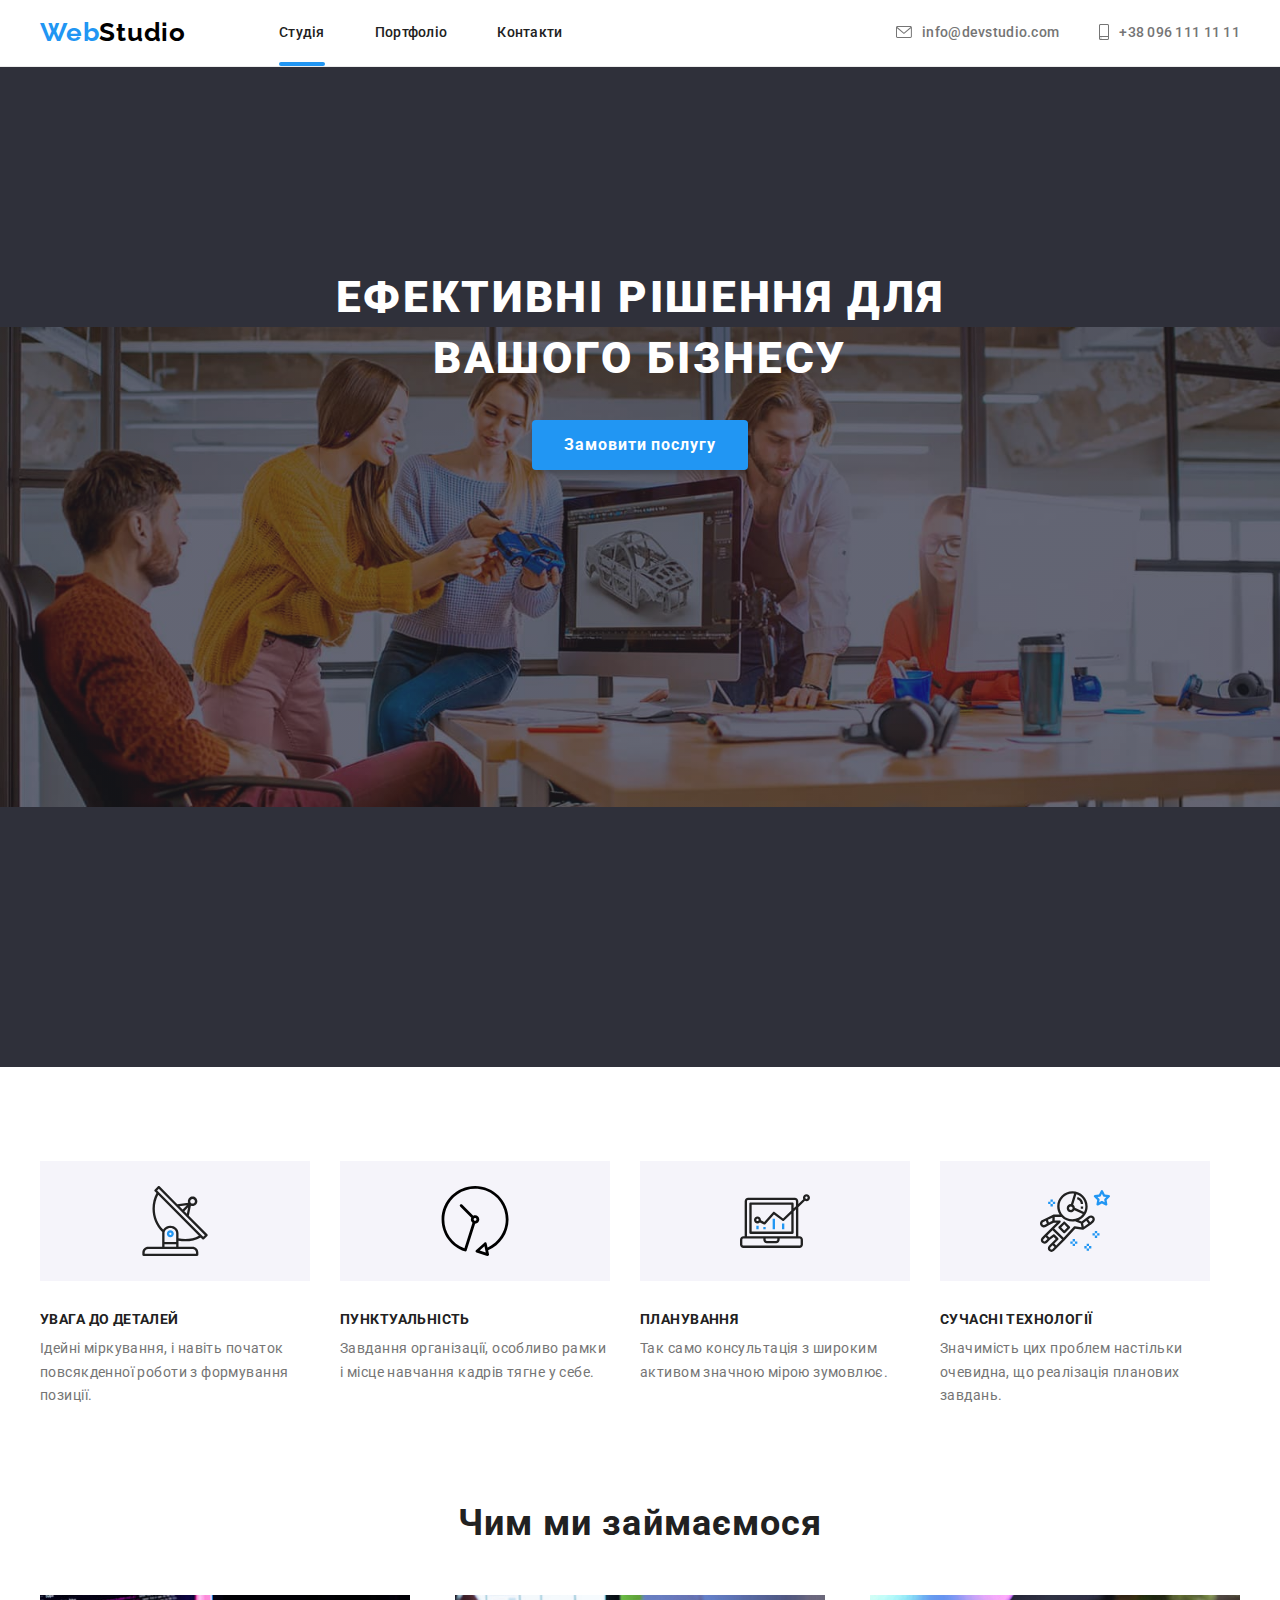
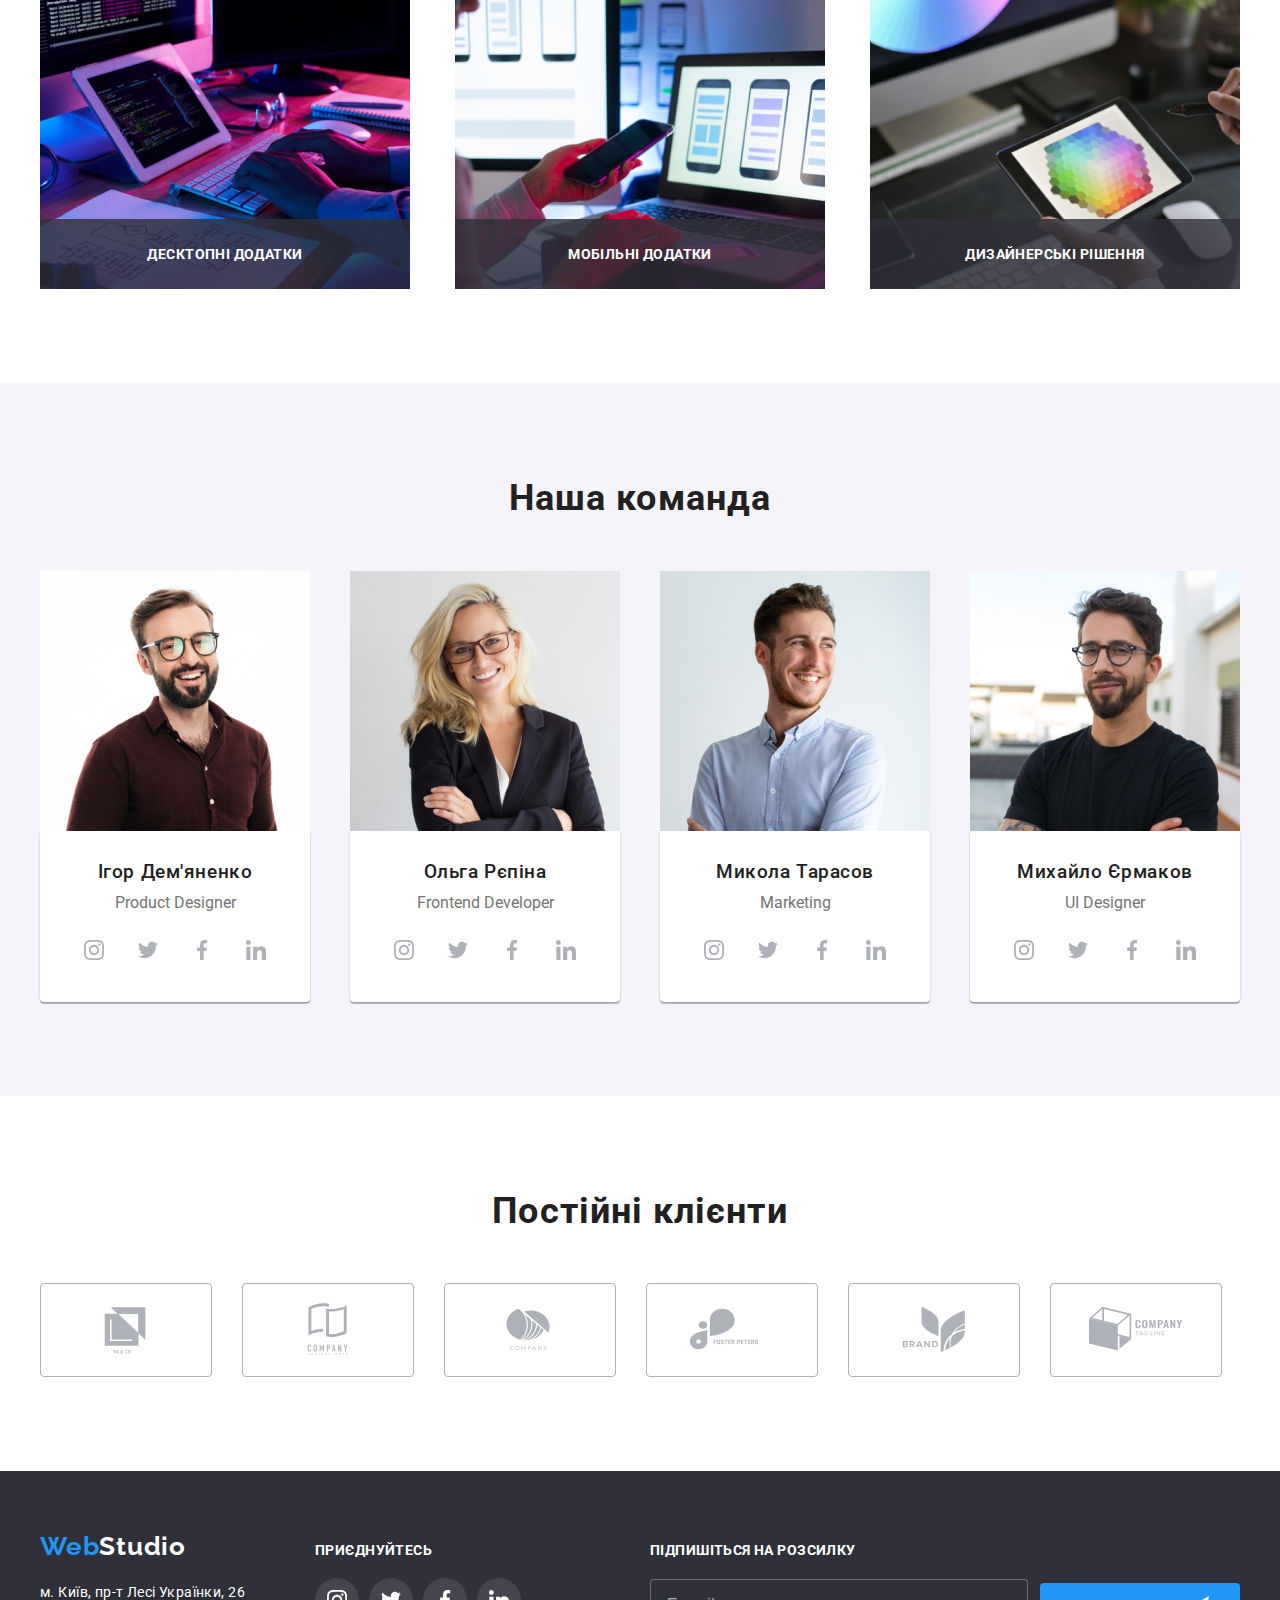
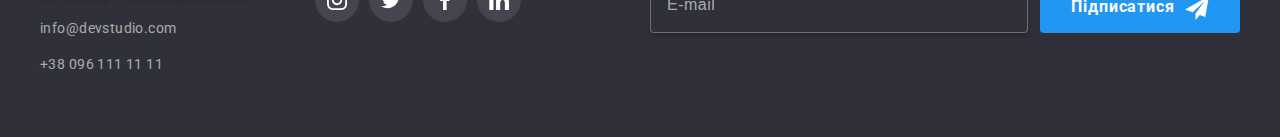
<file: index.html>
<!DOCTYPE html>
<html lang="uk">
<head>
    <meta charset="UTF-8">
    <meta http-equiv="X-UA-Compatible" content="IE=edge">
    <meta name="viewport" content="width=device-width, initial-scale=1.0">
    <link rel="preconnect" href="https://fonts.googleapis.com">
    <link rel="preconnect" href="https://fonts.gstatic.com" crossorigin>
    <link href="https://fonts.googleapis.com/css2?family=Raleway:wght@700&family=Roboto:wght@400;500;700;900&display=swap"rel="stylesheet">
    <link rel="stylesheet" href="https://cdnjs.cloudflare.com/ajax/libs/modern-normalize/1.1.0/modern-normalize.min.css"
        integrity="sha512-wpPYUAdjBVSE4KJnH1VR1HeZfpl1ub8YT/NKx4PuQ5NmX2tKuGu6U/JRp5y+Y8XG2tV+wKQpNHVUX03MfMFn9Q=="
        crossorigin="anonymous" referrerpolicy="no-referrer" />
    <link rel="stylesheet" href="./css/styles.css">
    <title>Document</title>
</head>

<body class="body">

    <!-- Header page-->

<header class="header">

 <div class="container ">

    <div class="header-flexbox">
            <!-- Links -->
            
            <nav class="navigation">
            
                <!-- Logo WebStudio-->
            
                <a href="./index.html" lang="en" class="logo-header link"><span class="web-logo">Web</span>Studio</a>
            
                <ul class="list link-header-list">
                    <li><a class="link homepage" href="./index.html">Студія</a></li>
                    <li><a class="link portfolio-header" href="./portfolio.html">Портфоліо</a></li>
                    <li><a class="link contacts-header-menu" href="#">Контакти</a></li>
                </ul>
            </nav>
            
            <!--Contact information-->
            
            <ul class="list contacts-item">
                <li><a class=" header-mail" href="https://www.info@devstudio.com"><svg class="envelope" width="16" height="12"><use href="./images/sprite.svg#icon-envelope"></use></svg> info@devstudio.com</a></li>
                <li><a class=" header-phone" href="+380961111111"><svg class="smartphone" width="10" height="16">
                    <use href="./images/sprite.svg#icon-smartphone"></use>
                </svg>+38 096 111 11 11</a></li>
            </ul>

    </div>
    
</div>


</header>

    <!-- Main content-->

    <main>

        <!--Hero block-->

       
        <section class="hero-section">

            <div class="container">

                <h1 class="headline">Ефективні рішення для <br /> вашого бізнесу</h1>
                
                <button class="button-hero" type="button" data-modal-open>Замовити послугу</button>
            </div>

        </section>
     
        <!--Our team-->

        <section class="benefits-section">
            
            <div class="container">

                            <h2 class="visually-hidden">Наші переваги</h2>
                            
                            <ul class="list benefits-list">
                                <li class="benefits-list-item">
                                    <div class="benefits-box">
                                        <svg width="70" height="70">
                                            <use href="./images/sprite.svg#icon-antenna"></use>
                                        </svg>
                                    </div>
                                    <h3 class="heading-benefits">увага до деталей</h3>
                                    <p class="benefits-description">Ідейні міркування, і навіть початок повсякденної роботи з формування позиції.
                                    </p>
                                </li>
                                <li class="benefits-list-item">
                                    <div class="benefits-box">
                                        <svg width="70" height="70">
                                            <use href="./images/sprite.svg#icon-Vector"></use>
                                        </svg>
                                    </div>
                                    <h3 class="heading-benefits">пунктуальність</h3>
                                    <p class="benefits-description">Завдання організації, особливо рамки і місце навчання кадрів тягне у себе.</p>
                                </li>
                                <li class="benefits-list-item">
                                    <div class="benefits-box">
                                        <svg width="70" height="70">
                                            <use href="./images/sprite.svg#icon-diagram"></use>
                                        </svg>
                                    </div>
                                    <h3 class="heading-benefits">планування</h3>
                                    <p class="benefits-description">Так само консультація з широким активом значною мірою зумовлює.</p>
                                </li>
                                <li class="benefits-list-item">
                                    <div class="benefits-box" >
                                        <svg width="70" height="70">
                                            <use href="./images/sprite.svg#icon-astronaut"></use>
                                        </svg>
                                    </div>
                                    <!--<svg class="benefits-box">
                                        <use href="./images/sprite.svg#icon-astronaut" class="benefits-item"  width="70" heigt="70"></use>
                                    </svg>-->
                                    <h3 class="heading-benefits">сучасні технології</h3>
                                    <p class="benefits-description">Значимість цих проблем настільки очевидна, що реалізація планових завдань.</p>
                                </li>
                            </ul>

            </div>
            

        </section>

        <!--What we create-->

        <section class="what-we-do-section block">

            <div class="container">

                <h2 class="what-we-do-heading">Чим ми займаємося</h2>
                <ul class="list what-we-do-list">
                    <li> 
                        <div class="what-we-do-card">
                            <a class="link" href="/">
                                <img src="./images/box1.jpg" alt="персональний пк" width="370">
                            </a>
                            <p class="what-we-do-description">десктопні додатки</p>
                        </div>
                        
                    </li>
                    <li>
                        <div class="what-we-do-card">
                            <a class="link" href="/">
                                <img src="./images/img.jpg" alt="смартфон" width="370">
                            </a>
                            <p class="what-we-do-description">мобільні додатки</p>
                        </div>
                    
                    </li>
                    <li>
                        <div class="what-we-do-card">
                            <a class="link" href="/">
                                <img src="./images/img(1).jpg" alt="планшет" width="370">
                            </a>
                            <p class="what-we-do-description">дизайнерські рішення</p>
                        </div>
                    
                    </li>
                </ul>

            </div>
            
        </section>

        <!--Our team-->

        <section class="our-team-section block">

            <div class="container">
                            <h2 class="our-team-heading">Наша команда</h2>
                            <ul class="list team-members">
                                <li>
                                    <img src="./images/team1.jpg" alt="дизайнер" width="270">

                                    <div class="crew">
                                        <h3 class="names">Ігор Дем'яненко</h3>
                                        <p class="position" lang="en">Product Designer</p>

                                        <ul class="list social-list">

                                            <li class="social-item">

                                                <a class="link social-link" href="https://www.google.com.ua/">
                                                    <svg class="logo-media" width="20" height="20">
                                                        <use href="./images/sprite.svg#icon-instagram"></use>
                                                    </svg>
                                                </a>
                                            </li>

                                            <li class="social-item">
                                                <a class="link social-link" href="https://www.google.com.ua/">
                                                    <svg class="logo-media" width="20" height="20">
                                                        <use href="./images/sprite.svg#icon-twitter"></use>
                                                    </svg>
                                                </a>
                                            </li>

                                            <li class="social-item">
                                                <a class="link social-link" href="https://www.google.com.ua/">
                                                    <svg class="logo-media" width="20" height="20">
                                                        <use href="./images/sprite.svg#icon-facebook"></use>
                                                    </svg>
                                                </a>
                                            </li>
                                            <li class="social-item">
                                                <a class="link social-link" href="https://www.google.com.ua/">
                                                    <svg class="logo-media" width="20" height="20">
                                                        <use href="./images/sprite.svg#icon-linkedin"></use>
                                                    </svg>
                                                </a>
                                            </li>
                                        </ul>

                                    </div>

                                </li>
                                <li>
                            
                                    <img src="./images/team2.jpg" alt="фронт-енд розробник" width="270">

                                    <div class="crew">
                                        <h3 class="names">Ольга Рєпіна</h3>
                                        <p class="position" lang="en">Frontend Developer</p>

                                        <ul class="list social-list">
                                        
                                            <li class="social-item">
                                        
                                                <a class="link social-link" href="https://www.google.com.ua/">
                                                    <svg class="logo-media" width="20" height="20">
                                                        <use href="./images/sprite.svg#icon-instagram"></use>
                                                    </svg>
                                                </a>
                                            </li>
                                        
                                            <li class="social-item">
                                                <a class="link social-link" href="https://www.google.com.ua/">
                                                    <svg class="logo-media" width="20" height="20">
                                                        <use href="./images/sprite.svg#icon-twitter"></use>
                                                    </svg>
                                                </a>
                                            </li>
                                        
                                            <li class="social-item">
                                                <a class="link social-link" href="https://www.google.com.ua/">
                                                    <svg class="logo-media" width="20" height="20">
                                                        <use href="./images/sprite.svg#icon-facebook"></use>
                                                    </svg>
                                                </a>
                                            </li>
                                            <li class="social-item">
                                                <a class="link social-link" href="https://www.google.com.ua/">
                                                    <svg class="logo-media" width="20" height="20">
                                                        <use href="./images/sprite.svg#icon-linkedin"></use>
                                                    </svg>
                                                </a>
                                            </li>
                                        </ul>
                                    </div>
                            
                                </li>
                                <li>
                            
                                    <img src="./images/team3.jpg" alt="маркетолог" width="270">

                                    <div class="crew">
                                        <h3 class="names">Микола Тарасов</h3>
                                        <p class="position" lang="en">Marketing</p>

                                        <ul class="list social-list">
                                        
                                            <li class="social-item">
                                        
                                                <a class="link social-link" href="https://www.google.com.ua/">
                                                    <svg class="logo-media" width="20" height="20">
                                                        <use href="./images/sprite.svg#icon-instagram"></use>
                                                    </svg>
                                                </a>
                                            </li>
                                        
                                            <li class="social-item">
                                                <a class="link social-link" href="https://www.google.com.ua/">
                                                    <svg class="logo-media" width="20" height="20">
                                                        <use href="./images/sprite.svg#icon-twitter"></use>
                                                    </svg>
                                                </a>
                                            </li>
                                        
                                            <li class="social-item">
                                                <a class="link social-link" href="https://www.google.com.ua/">
                                                    <svg class="logo-media" width="20" height="20">
                                                        <use href="./images/sprite.svg#icon-facebook"></use>
                                                    </svg>
                                                </a>
                                            </li>
                                            <li class="social-item">
                                                <a class="link social-link" href="https://www.google.com.ua/">
                                                    <svg class="logo-media" width="20" height="20">
                                                        <use href="./images/sprite.svg#icon-linkedin"></use>
                                                    </svg>
                                                </a>
                                            </li>
                                        </ul>
                                    </div>

                                </li>
                                <li>
                            
                                    <img src="./images/team4.jpg" alt="UI дизайнер" width="270">

                                    <div class="crew">
                                        <h3 class="names">Михайло Єрмаков</h3>
                                        <p class="position" lang="en">UI Designer</p>

                                        <ul class="list social-list">
                                        
                                            <li class="social-item">
                                        
                                                <a class="link social-link" href="https://www.google.com.ua/">
                                                    <svg class="logo-media" width="20" height="20">
                                                        <use href="./images/sprite.svg#icon-instagram"></use>
                                                    </svg>
                                                </a>
                                            </li>
                                        
                                            <li class="social-item">
                                                <a class="link social-link" href="https://www.google.com.ua/">
                                                    <svg class="logo-media" width="20" height="20">
                                                        <use href="./images/sprite.svg#icon-twitter"></use>
                                                    </svg>
                                                </a>
                                            </li>
                                        
                                            <li class="social-item">
                                                <a class="link social-link" href="https://www.google.com.ua/">
                                                    <svg class="logo-media" width="20" height="20">
                                                        <use href="./images/sprite.svg#icon-facebook"></use>
                                                    </svg>
                                                </a>
                                            </li>
                                            <li class="social-item">
                                                <a class="link social-link" href="https://www.google.com.ua/">
                                                    <svg class="logo-media" width="20" height="20">
                                                        <use href="./images/sprite.svg#icon-linkedin"></use>
                                                    </svg>
                                                </a>
                                            </li>
                                        </ul>
                                    </div>
                                
                                </li>
                            
                            
                            </ul>
                
            </div>

    
            



        </section>

        <!--Clients-->

        <section class="clients-section block">

            <div class="container">

                <h2 class="our-clients-heading">Постійні клієнти</h2>

            <ul class="list clients-list">

                <li class="clients-item">
                    <a class="link clients-link" href="https://www.google.com.ua/">
                        <svg class="logo-clients" width="106" height="60">
                        <use href="./images/sprite.svg#icon-Logo1"></use>
                    </svg>
                </a> 
                </li>

                <li class="clients-item">
                    <a class="link clients-link" href="https://www.google.com.ua/">
                        <svg class="logo-clients" width="106" height="60">
                            <use href="./images/sprite.svg#icon-Logo2"></use>
                        </svg>
                    </a>
                </li>

                <li class="clients-item">
                    <a class="link clients-link" href="https://www.google.com.ua/">
                        <svg class="logo-clients" width="106" height="60">
                            <use href="./images/sprite.svg#icon-Logo3"></use>
                        </svg>
                    </a>
                </li>

                <li class="clients-item">
                    <a class="link clients-link" href="https://www.google.com.ua/">
                        <svg class="logo-clients" width="106" height="60">
                            <use href="./images/sprite.svg#icon-Logo4"></use>
                        </svg>
                    </a>
                </li>

                <li class="clients-item">
                    <a class="link clients-link" href="https://www.google.com.ua/">
                        <svg class="logo-clients" width="106" height="60">
                            <use href="./images/sprite.svg#icon-Logo5"></use>
                        </svg>
                    </a>
                </li>

                <li class="clients-item">
                    <a class="link clients-link" href="https://www.google.com.ua/">
                        <svg class="logo-clients" width="106" height="60">
                            <use href="./images/sprite.svg#icon-Logo6"></use>
                        </svg>
                    </a>
                </li>
            
            </ul>

            </div>
        </section>

    </main>

    <!--Footer pages-->

    <footer class="footer">

    <div class="container footer-flex">
        <div class="footer-box">
                 <div>
                <!--Logo-->
                <a href="./index.html" lang="en" class="link logo-footer"><span class="web-logo">Web</span>Studio</a>
                
                <address>
                    <ul class="list address-list-footer">
                
                        <li class="source"><a class="link map-address" href="https://goo.gl/maps/CPtrU1FHBa2aNyZL9" target="_blank"
                                rel="noopener noreferrer nofollow">м.
                                Київ, пр-т Лесі Українки, 26</a>
                        </li>
                        <li class="source">
                            <a class="link contacts-footer" href="https://www.info@devstudio.com">info@devstudio.com</a>
                        </li>
                        <li>
                            <a class="link contacts-footer" href="+38096-111-1111">+38 096 111 11 11</a>
                        </li>
                
                    </ul>
                
                </address>
                </div>
            
                <div>

                <h3 class="footer-header">приєднуйтесь</h3>
                
                
                <ul class="list social-list">
                
                    <li class="social-item">
                
                        <a class="link social-link-footer" href="https://www.google.com.ua/">
                            <svg class="logo-media" width="20" height="20">
                                <use href="./images/sprite.svg#icon-instagram"></use>
                            </svg>
                        </a>
                    </li>
                
                    <li class="social-item">
                        <a class="link social-link-footer" href="https://www.google.com.ua/">
                            <svg class="logo-media" width="20" height="20">
                                <use href="./images/sprite.svg#icon-twitter"></use>
                            </svg>
                        </a>
                    </li>
                
                    <li class="social-item">
                        <a class="link social-link-footer" href="https://www.google.com.ua/">
                            <svg class="logo-media" width="20" height="20">
                                <use href="./images/sprite.svg#icon-facebook"></use>
                            </svg>
                        </a>
                    </li>
                    <li class="social-item">
                        <a class="link social-link-footer" href="https://www.google.com.ua/">
                            <svg class="logo-media" width="20" height="20">
                                <use href="./images/sprite.svg#icon-linkedin"></use>
                            </svg>
                        </a>
                    </li>
                </ul>
                </div>
        </div>

        <form action="" class="form-footer">
            <div class="form-text">
                <label for="sign-in" class="footer-label">підпишіться на розсилку</label>
                <input type="email" name="email" id="sign-in" placeholder="E-mail" class="input-sign-in">
            </div>

            <button type="submit" class="form-button">Підписатися
                     <svg width="24" height="24" class="sign-in-icon">
                    <use href="./images/sprite.svg#icon-sign-in-plane"></use>
                    </svg>
            </button>

        </form>

    
    </div>

        


    </footer>

    <!--Modal window-->

    <div class="backdrop is-hidden" data-modal>
        <div class="modal-window">
            <button data-modal-close class="modal-close-button"><svg class="close-logo" width="11" height="11">
                <use href="./images/sprite.svg#icon-close-button"></use>
            </svg></button>

            <div class="modal-flex">

                <h2 class="modal-heading">Залиште свої дані, ми вам передзвонимо</h2>

                <form action="" autocomplete="on" class="modal-form">

                    
                        <label for="name" class="modal-label">Ім'я</label>
                        <div class="field-modal">
                            <input type="text" id="name" name="name" class="modal-input">
                             <svg class="modal-icon" width="18px" height="18px">
                            <use href="./images/sprite.svg#icon-name"></use></svg>
                        </div>
                    
                        <label for="phone" class="modal-label">Телефон</label>
                        <div class="field-modal">
                            <input type="tel" id="phone" name="phine-number" class="modal-input">
                            <svg class="modal-icon" width="18px" height="18px">
                            <use href="./images/sprite.svg#icon-modal-phone"></use></svg>

                        </div>
                    
                        <label for="email" class="modal-label">Пошта</label>
                        <div class="field-modal">
                            <input type="email" id="email" name="e-mail" class="modal-input">
                            <svg class="modal-icon" width="18px" height="18px">
                            <use href="./images/sprite.svg#icon-modal-letter"></use></svg>

                        </div>
                        
                        <label for="comment" class="textarea-label">Коментар</label>
                        <textarea name="comments" id="comment" rows="10" placeholder="Введіть текст"class="modal-comment"></textarea>
                    
                    
                    
                        <label class="policy-description" for="checkbox">
                            <input type="checkbox" name="policy" class="checkbox" id="checkbox">
                            <span class="custom-checkbox"></span>
                            <p>Погоджуюся з розсилкою та приймаю <a class="contract" href="#">Умови договору</a></p>
                            
                        </label>
                
                    <button type="submit" class="form-button modal-button">Відправити</button>
                </form>

            </div>

        </div>
    </div>

    <!--Scripts-->

    <script src="./js/modal.js"></script>

</body>

</html>
</file>
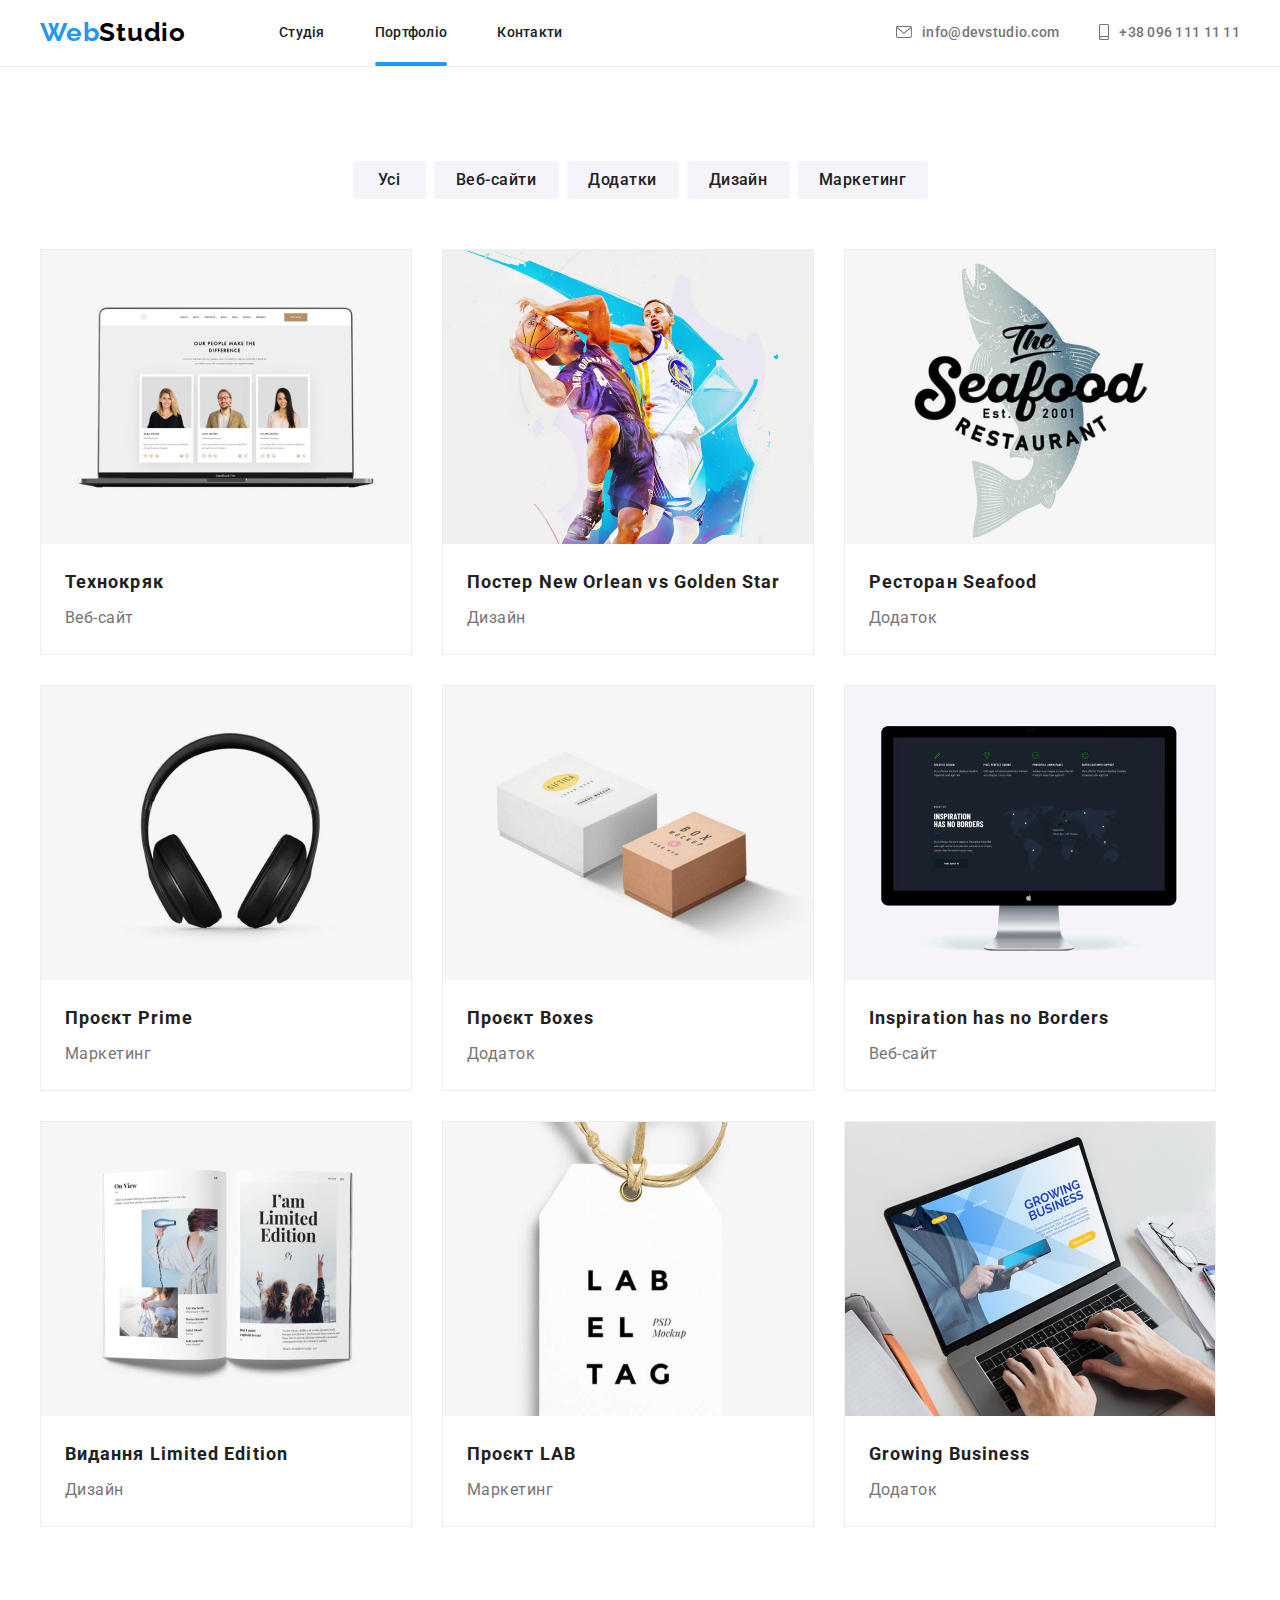
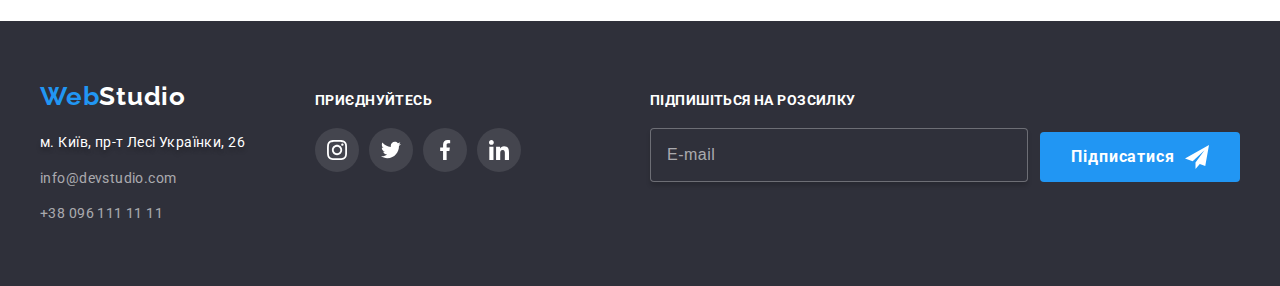
<file: portfolio.html>
<!DOCTYPE html>
<html lang="en">
<head>
    <meta charset="UTF-8">
    <meta http-equiv="X-UA-Compatible" content="IE=edge">
    <meta name="viewport" content="width=device-width, initial-scale=1.0">
    <link rel="preconnect" href="https://fonts.googleapis.com">
    <link rel="preconnect" href="https://fonts.gstatic.com" crossorigin>
    <link href="https://fonts.googleapis.com/css2?family=Raleway:wght@700&family=Roboto:wght@400;500;700;900&display=swap" rel="stylesheet">
    <link rel="stylesheet" href="https://cdnjs.cloudflare.com/ajax/libs/modern-normalize/1.1.0/modern-normalize.min.css"
        integrity="sha512-wpPYUAdjBVSE4KJnH1VR1HeZfpl1ub8YT/NKx4PuQ5NmX2tKuGu6U/JRp5y+Y8XG2tV+wKQpNHVUX03MfMFn9Q=="
        crossorigin="anonymous" referrerpolicy="no-referrer" />
    <link rel="stylesheet" href="./css/styles.css">
    <title>Document</title>
</head>
<body class="body portfolio-body">

    <!-- Header page-->
    
    <header class="header">
    
        <div class="container">
    
        <div class="header-flexbox">
            <!-- Links -->
        
            <nav class="navigation">
        
                <!-- Logo WebStudio-->
        
                <a href="./index.html" lang="en" class="logo-header link"><span class="web-logo">Web</span>Studio</a>
        
                <ul class="list link-header-list">
                    <li><a class="link main-page" href="./index.html">Студія</a></li>
                    <li><a class="link portfolio-page-menu" href="./portfolio.html">Портфоліо</a></li>
                    <li><a class="link contacts-header-menu" href="#">Контакти</a></li>
                </ul>
            </nav>
        
            <!--Contact information-->
        
            <ul class="list contacts-item">
                <li>
                    <a class=" header-mail" href="https://www.info@devstudio.com">
                        <svg class="envelope" width="16" height="12">
                        <use href="./images/sprite.svg#icon-envelope"></use>
                        </svg> info@devstudio.com
                    </a>
                </li>
                <li>
                    <a class=" header-phone" href="+380961111111">
                        <svg class="smartphone" width="10" height="16">
                        <use href="./images/sprite.svg#icon-smartphone"></use>
                        </svg>+38 096 111 11 11
                    </a>
                </li>
            </ul>
        
        </div>
    
        </div>
    
    </header>

<!-- Main content-->

<main>
 
                    <section class="block">
                        <div class="container">
                            <h1 class="visually-hidden">Портфоліо проектів</h1>
                            
                            
                            <!--Filter buttons-->
                                <ul class="list filter-buttons-list">
                                    <li><button class="filter-buttons all-button" type="button">Усі</button></li>
                                    <li><button class="filter-buttons web-button" type="button">Веб-сайти</button></li>
                                    <li><button class="filter-buttons app-button" type="button">Додатки</button></li>
                                    <li><button class="filter-buttons design-button" type="button">Дизайн</button></li>
                                    <li><button class="filter-buttons marketing-button" type="button">Маркетинг</button></li>
                                
                                </ul>

                            <!-- Portfolio projects-->
                            
                                                            <ul class="list projects-portfolio-list">
                                                            
                                                                <li class="card ">
                                                                    <a class="link  link-card" href="#">
                                                                        <div class="card-box">
                                                                            <img src="./images/images-portfolio/img1.jpg" alt="ноутбук" width="370">
                                                                            <p class="card-description">Ресурс пропонує комплексні пропозиції з різним рівнем функціоналу та сервісів. Все це дозволить відвідувачу отримати
                                                                            вичерпні відомості про компанію чи приватну особу.</p>
                                                                        </div>
                                                                        
                                                            
                                                                        <div class="card-portfolio">
                                                                            <h3 class="portfolio-projects">Технокряк</h3>
                                                                            <p class="description-project">Веб-сайт</p>
                                                                        </div>
                                                            
                                                                    </a>
                                                            
                                                                </li>
                                                            
                                                                <li class="card">
                                                                    <a class="link link-card" href="#">

                                                                        <div class="card-box">
                                                                            <img src="./images/images-portfolio/img2.jpg" alt=" два баскетболісти" width="370">

                                                                            <p class="card-description">Ресурс пропонує комплексні пропозиції з різним рівнем функціоналу та сервісів. Все це
                                                                                дозволить відвідувачу отримати
                                                                                вичерпні відомості про компанію чи приватну особу.</p>
                                                                        </div>
                                                                        
                                                            
                                                                        <div class="card-portfolio">
                                                                            <h3 class="portfolio-projects">Постер New Orlean vs Golden Star</h3>
                                                                            <p class="description-project">Дизайн</p>
                                                                        </div>
                                                            
                                                                    </a>
                                                            
                                                                </li>
                                                            
                                                                <li class="card">
                                                                    <a class="link link-card" href="#">

                                                                        <div class="card-box">
                                                                            <img src="./images/images-portfolio/img3.jpg" alt="логотип ресторану морської кухні" width="370">
                                                                            
                                                                            <p class="card-description">Ресурс пропонує комплексні пропозиції з різним рівнем функціоналу та сервісів. Все це
                                                                                дозволить відвідувачу отримати
                                                                                вичерпні відомості про компанію чи приватну особу.</p>
                                                                        </div>
                                                                       
                                                            
                                                                        <div class="card-portfolio">
                                                                            <h3 class="portfolio-projects">Ресторан Seafood</h3>
                                                                            <p class="description-project">Додаток</p>
                                                                        </div>
                                                            
                                                                    </a>
                                                            
                                                                </li>
                                                            
                                                                <li class="card">
                                                                    <a class="link link-card" href="#">

                                                                        <div class="card-box">
                                                                            <img src="./images/images-portfolio/img4.jpg" alt="навушники" width="370">

                                                                            <p class="card-description">Ресурс пропонує комплексні пропозиції з різним рівнем функціоналу та сервісів. Все це
                                                                                дозволить відвідувачу отримати
                                                                                вичерпні відомості про компанію чи приватну особу.</p>
                                                                        </div>
                                                                        
                                                            
                                                                        <div class="card-portfolio">
                                                                            <h3 class="portfolio-projects">Проєкт Prime</h3>
                                                                            <p class="description-project">Маркетинг</p>
                                                                        </div>
                                                            
                                                                    </a>
                                                            
                                                                </li>
                                                            
                                                                <li class="card">
                                                                    <a class="link link-card" href="#">

                                                                        <div class="card-box">
                                                                            <img src="./images/images-portfolio/img5.jpg" alt="біла та корричнева коробки" width="370">

                                                                        <p class="card-description">Ресурс пропонує комплексні пропозиції з різним рівнем функціоналу та сервісів. Все це
                                                                            дозволить відвідувачу отримати
                                                                            вичерпні відомості про компанію чи приватну особу.</p>
                                                                        </div>
                                                                        
                                                            
                                                                        <div class="card-portfolio">
                                                                            <h3 class="portfolio-projects">Проєкт Boxes</h3>
                                                                            <p class="description-project">Додаток</p>
                                                                        </div>
                                                            
                                                                    </a>
                                                            
                                                                </li>
                                                            
                                                                <li class="card">
                                                                    <a class="link link-card" href="#">

                                                                        <div class="card-box">
                                                                            <img src="./images/images-portfolio/img6.jpg" alt="персональний компьютер" width="370">

                                                                            <p class="card-description">Ресурс пропонує комплексні пропозиції з різним рівнем функціоналу та сервісів. Все це
                                                                                дозволить відвідувачу отримати
                                                                                вичерпні відомості про компанію чи приватну особу.</p>
                                                                        </div>
                                                                        
                                                            
                                                                        <div class="card-portfolio">
                                                                            <h3 class="portfolio-projects">Inspiration has no Borders</h3>
                                                                            <p class="description-project">Веб-сайт</p>
                                                                        </div>
                                                            
                                                                    </a>
                                                            
                                                                </li>
                                                            
                                                                <li class="card">
                                                                    <a class="link link-card" href="#">

                                                                        <div class="card-box">
                                                                            <img src="./images/images-portfolio/img7.jpg" alt="відкрита книга" width="370">

                                                                            <p class="card-description">Ресурс пропонує комплексні пропозиції з різним рівнем функціоналу та сервісів. Все це
                                                                                дозволить відвідувачу отримати
                                                                                вичерпні відомості про компанію чи приватну особу.</p>
                                                                        </div>
                                                                        
                                                            
                                                                        <div class="card-portfolio">
                                                                            <h3 class="portfolio-projects">Видання Limited Edition</h3>
                                                                            <p class="description-project">Дизайн</p>
                                                                        </div>
                                                            
                                                                    </a>
                                                            
                                                                </li>
                                                            
                                                                <li class="card">
                                                                    <a class="link link-card" href="#">

                                                                        <div class="card-box">
                                                                            <img src="./images/images-portfolio/img8.jpg" alt="етикетка" width="370">

                                                                            <p class="card-description">Ресурс пропонує комплексні пропозиції з різним рівнем функціоналу та сервісів. Все це
                                                                                дозволить відвідувачу отримати
                                                                                вичерпні відомості про компанію чи приватну особу.</p>
                                                                        </div>
                                                                       
                                                            
                                                                        <div class="card-portfolio">
                                                                            <h3 class="portfolio-projects">Проєкт LAB</h3>
                                                                            <p class="description-project">Маркетинг</p>
                                                                        </div>
                                                            
                                                                    </a>
                                                            
                                                                </li>
                                                            
                                                                <li class="card">
                                                                    <a class="link link-card" href="#">

                                                                        <div class="card-box">
                                                                            <img src="./images/images-portfolio/img9.jpg" alt="друк на клавіатурі" width="370">

                                                                            <p class="card-description">Ресурс пропонує комплексні пропозиції з різним рівнем функціоналу та сервісів. Все це
                                                                                дозволить відвідувачу отримати
                                                                                вичерпні відомості про компанію чи приватну особу.</p>
                                                                        </div>
                                                                       
                                                            
                                                                        <div class="card-portfolio">
                                                                            <h3 class="portfolio-projects">Growing Business</h3>
                                                                            <p class="description-project">Додаток</p>
                                                                        </div>
                                                            
                                                                    </a>
                                                            
                                                                </li>
                                                            
                                                            </ul>

                            


                        </div>
                        
                    
                    </section>
    
</main>

    <!--Footer pages-->
    
    <footer class="footer">
    
        <div class="container footer-flex">
            <div class="footer-box">
                <div>
                    <!--Logo-->
                    <a href="./index.html" lang="en" class="link logo-footer"><span class="web-logo">Web</span>Studio</a>
    
                    <address>
                        <ul class="list address-list-footer">
    
                            <li class="source"><a class="link map-address" href="https://goo.gl/maps/CPtrU1FHBa2aNyZL9"
                                    target="_blank" rel="noopener noreferrer nofollow">м.
                                    Київ, пр-т Лесі Українки, 26</a>
                            </li>
                            <li class="source">
                                <a class="link contacts-footer" href="https://www.info@devstudio.com">info@devstudio.com</a>
                            </li>
                            <li>
                                <a class="link contacts-footer" href="+38096-111-1111">+38 096 111 11 11</a>
                            </li>
    
                        </ul>
    
                    </address>
                </div>
    
                <div>
    
                    <h3 class="footer-header">приєднуйтесь</h3>
    
    
                    <ul class="list social-list">
    
                        <li class="social-item">
    
                            <a class="link social-link-footer" href="https://www.google.com.ua/">
                                <svg class="logo-media" width="20" height="20">
                                    <use href="./images/sprite.svg#icon-instagram"></use>
                                </svg>
                            </a>
                        </li>
    
                        <li class="social-item">
                            <a class="link social-link-footer" href="https://www.google.com.ua/">
                                <svg class="logo-media" width="20" height="20">
                                    <use href="./images/sprite.svg#icon-twitter"></use>
                                </svg>
                            </a>
                        </li>
    
                        <li class="social-item">
                            <a class="link social-link-footer" href="https://www.google.com.ua/">
                                <svg class="logo-media" width="20" height="20">
                                    <use href="./images/sprite.svg#icon-facebook"></use>
                                </svg>
                            </a>
                        </li>
                        <li class="social-item">
                            <a class="link social-link-footer" href="https://www.google.com.ua/">
                                <svg class="logo-media" width="20" height="20">
                                    <use href="./images/sprite.svg#icon-linkedin"></use>
                                </svg>
                            </a>
                        </li>
                    </ul>
                </div>
            </div>
    
            <form action="" class="form-footer">
                <div class="form-text">
                    <label for="sign-in" class="footer-label">підпишіться на розсилку</label>
                    <input type="email" name="email" id="sign-in" placeholder="E-mail" class="input-sign-in">
                </div>
    
                <button type="submit" class="form-button">Підписатися
                    <svg width="24" height="24" class="sign-in-icon">
                        <use href="./images/sprite.svg#icon-sign-in-plane"></use>
                    </svg>
                </button>
    
            </form>
    
    
        </div>
    
    
    
    
    </footer>

</body>

</html>
</file>
<file: css/styles.css>
:root {
    --background-color-body: #FFFFFF;
    --background-color-second: #2F303A;
    --background-color-our-team-section: #F5F4FA;
    --background-color-hero-button-hover: #188CE8;
    --background-color-hero-button-focus: #188CE8;
    --background-color-hero-button: #2196F3;
    --background-colors-filter-button: #F5F4FA;
    --background-colors-filter-button-hover-focus-active: #2196F3;
    --background-color-benefits-card: #f5f4fa;
    --color-header-border-bottom: #ECECEC;
    --color-portfolio-card-border: #EEEEEE;
    --color-text-button-hero: #FFFFFF;
    --color-text-button-filter: #212121;
    --color-text-button-filter-active: #FFFFFF;
    --color-web-logo: #2196F3;
    --color-logo-header: #000000;
    --color-logo-footer: #FFFFFF;
    --color-shadow-body: 0px 4px 4px rgba(0, 0, 0, 0.25);
    --color-header-menu: #212121;
    --color-header-menu-hover-focus: #2196F3;
    --color-header-mail-hover-focus: #2196F3;
    --color-heading: #212121;
    --color-what-we-do-description: #2f303acc;
    --color-portfolio-card-description: #2196f3e6;
    --color-map-address: #FFFFFF;
    --color-map-address-shadow: #00000040;
    --color-contacts-footer: #ffffff99;
    --color-map-email-phone-hover-focus: #2196f3;
    --color-items: #AFB1B8;
    --color-footer-social: #ffffff1a;
    --main-text-color: #757575;
    --main-text-color-second: #FFFFFF;
    --backdrop: #00000033;
    --close-button-modal: #0000001a;
    --sign-in-button-bg: #2196F3;
    --border-form-footer: #ffffff4d;
    --color-modal-border: #21212133;
    --color-modal-placeholder: #75757580;
    --color-border-form-footer: #ffffff4d;

}

.body,
.portfolio-body {
    font-family: 'Roboto', sans-serif;
    font-size: 16px;

    background-color: var(--background-color-body);
    box-shadow: var(--color-shadow-body);

    color: var(--main-text-color);

    margin: 0 auto;
    

}

.container {
    width: 1200px;

    margin: 0 auto;

    padding-left: 15px;
    padding-right: 15px; 
    
}

.block {
    padding-top: 94px;
    padding-bottom: 94px;

}

.link,
.list  { 
    list-style-type: none;
    text-decoration: none;

    color: inherit;

    margin-top: 0;
    margin-bottom: 0;
    margin-right: 0;
    padding-left: 0;
}

p {
    margin-top: 0;
    margin-bottom: 0;
    margin-right: 0;
}

h1,
h2,
h3  {
margin-top: 0;

color: var(--color-heading);

text-align: center;

}

img {
    display: block;
    max-width: 100%;
    height: auto;
}


:focus-visible {
    outline:none;
}




/*Header*/
/*Logotype WebStudio*/

.header {
    font-weight: 500;
    font-size: 14px;
    letter-spacing: 0.02em;
    line-height: 1.2em;

    background-color: var(--background-color-body);
   
    padding-top: 24px;
    padding-bottom: 25px;
    border-bottom: 1px solid var(--color-header-border-bottom);

}


.header-flexbox,
.navigation,
.link-header-list,
.contacts-item {
    display: flex;
}

.header-flexbox {
   
    justify-content: space-between;
}

.navigation {
    align-items: center;
    gap: 93px;
}

.link-header-list {
    gap: 50px;
}

.contacts-item {
    gap: 40px;
}


.logo-header,.logo-footer:link  {
    font-family: 'Raleway';
    font-weight: 700;
    font-size: 26px;
    letter-spacing: 0.03em;
    
}
.logo-header:link{
    color: var(--color-logo-header);
}

.logo-header:visited
{
  color: var(--color-logo-header);
}

.logo-footer:link {
    color: var(--color-logo-footer);
}

.logo-footer:visited {
    color: var(--color-logo-footer);
}

.web-logo {
    color: var(--color-web-logo);
}

.homepage:hover,
.homepage:focus,
.main-page:hover,
.main-page:focus,
.portfolio-header:hover,
.portfolio-header:focus,
.contacts-header-menu:hover,
.contacts-header-menu:focus {
    color: var(--color-header-menu-hover-focus);

    
}

.portfolio-header, 
.contacts-header-menu,
.homepage,
.main-page,
.portfolio-page-menu {
    color: var(--color-header-menu);

    padding-top:  32px;
    padding-bottom: 26px;

    position: relative;

    transition: color 250ms cubic-bezier(0.4, 0, 0.2, 1);
}

.homepage:visited {
    color: var(--color-header-menu-hover-focus);
}


.homepage::after,
.portfolio-page-menu::after {
    content: "";
    position: absolute;
    bottom: 0px;
    left: 0;
    width: 100%;
    height: 4px;

    background-color: var(--color-header-menu-hover-focus);

    border-radius: 4px;

}

.header-mail,
.header-phone {
    display: flex;
    align-items: center;
    gap: 10px;
   
    color: var(--main-text-color);
    text-decoration: none;

    transition: color 250ms cubic-bezier(0.4, 0, 0.2, 1);

}

.envelope,
.smartphone {
    fill: currentColor;
}

.header-mail:hover,
.header-mail:focus {
    color: var(--color-header-mail-hover-focus);

    text-decoration: underline;
}

.header-phone:hover,
.header-phone:focus {
    color: var(--color-header-mail-hover-focus);
}

.portfolio-page-menu:visited {
    color: var(--color-header-menu-hover-focus)
}

.main-page,
.contacts-header-menu {
    color: var(--color-header-menu);
}

/*main-content index.html*/

.hero-section {

    max-width: 1600px;
    min-height: 600px;
    background-repeat: no-repeat;
    background-position: center;
    background-size: contain;

    background-color: var(--background-color-second);
    background-image: linear-gradient(rgba(47, 48, 58, 0.4),
     rgba(47, 48, 58, 0.4)),
    url("../images/Img-hero-background.jpg");
    

    padding-top: 200px;
    padding-bottom: 200px;
    margin: 0 auto;
}


.headline {
    font-weight: 900;
    font-size: 44px;
    line-height: 1.4em;
    text-align: center;
    letter-spacing: 0.06em;
    text-transform: uppercase;
    
    color: var(--main-text-color-second);

    margin-top: 0;
    margin-bottom: 30px;
   
}

.button-hero {
    width: 216px;
    height: 50px;
    border-radius: 4px;
    
    cursor: pointer;

    font-family: inherit;
    font-weight: 700;
    font-size: 16px;
    line-height: 1.9em;
    letter-spacing: 0.06em;

    background-color: var(--background-color-hero-button);
    border: none;
    color: var(--color-text-button-hero);
    box-shadow: 0px 4px 4px rgba(0, 0, 0, 0.15);

    display: block;
    margin: auto;

    transition: background-color 250ms cubic-bezier(0.4, 0, 0.2, 1);

}

.button-hero:hover {
    background-color: var(--background-color-hero-button-hover);
  
}
.button-hero:focus {
    background-color: var(--background-color-hero-button-focus);
}

.benefits-section {
    background-color: var(--background-color-body);

    padding-top: 94px;
}

.visually-hidden,
.checkbox {
    position: absolute;
    white-space: nowrap;
    width: 1px;
    height: 1px;
    overflow: hidden;
    border: 0;
    padding: 0;
    clip: rect(0 0 0 0);
    clip-path: inset(50%);
    margin: -1px;
}


.benefits-list {
    display: flex;
    gap: 30px;
    
}

.benefits-list-item {
    width: 270px;
    
}

.benefits-box {
    display: flex;
    align-items: center;
    justify-content: center;

    background-color: var(--background-color-benefits-card);

    width: 270px;
    height: 120px;
    margin-bottom: 30px;
    
}

.heading-benefits{

    font-weight: 700;
    font-size: 14px;
    letter-spacing: 0.03em;
    text-transform: uppercase;
    text-align: left;

    margin-bottom: 10px;
}

.benefits-description {
   
    font-size: 14px;
    line-height: 1.7em;
    letter-spacing: 0.03em;
     
}

.what-we-do-section {
    background-color: var(--background-color-body);

}

.what-we-do-heading {
    
    font-weight: 700;
    font-size: 36px;
    letter-spacing: 0.03em;
    line-height: 1.2em;

    color: var(--color-heading);

    margin-bottom: 50px;

}


.what-we-do-list {
    display: flex;
    justify-content: space-between;
    
}


.what-we-do-card {
    position: relative;
}

.what-we-do-description {
    position: absolute;
    bottom: 0;

    background-color: var(--color-what-we-do-description);
    color: var(--background-color-body);

    font-weight: 700;
    font-size: 14px;
    line-height: 1.2em;
    letter-spacing: 0.03em;
    text-align: center;
    text-transform: uppercase;
    
    padding-top: 27px;
    padding-bottom: 27px;
    width: 100%;
    
}

.our-team-section {
    background-color: var(--background-color-our-team-section);
    
}

.our-team-heading {

    font-weight: 700;
    font-size: 36px;
    letter-spacing: 0.03em;
    line-height: 1.2em;

    color: var(--color-heading);

    margin-bottom: 50px;

}

.team-members {
    display: flex;
    justify-content: space-between;
}

.crew {
    padding-top: 30px;
    padding-bottom: 30px;   
    width: 270px;

    background-color: var(--background-color-body);

    border-bottom-left-radius: 4px;
    border-bottom-right-radius: 4px;
    box-shadow: 0px 1px 3px rgba(0, 0, 0, 0.12),
                0px 1px 1px rgba(0, 0, 0, 0.14),
                0px 2px 1px rgba(0, 0, 0, 0.2);
}

.names {
    
    font-weight: 500;
    letter-spacing: 0.03em;
    line-height: 1.2em;

    color: var(--color-heading);

    margin-bottom: 10px;
        
   
}

.position {
    text-align: center;
    margin-bottom: 16px;
}

.social-list {
    display: flex;
    gap: 10px;
    justify-content: center;
}

.social-item {
    width: 44px;
    height: 44px;
    border-radius: 22px;
}

.social-link,
.social-link-footer {
    display: flex;
    align-items: center;
    justify-content: center;

    width: 100%;
    height: 100%;
    border-radius: 50%;

    cursor: pointer;

    color: var(--color-items);

    transition: color 250ms cubic-bezier(0.4, 0, 0.2, 1),
                background-color 250ms cubic-bezier(0.4, 0, 0.2, 1);
}

.logo-media {
    fill: currentColor;
}

.social-link:hover,
.social-link:focus,
.social-link-footer:hover,
.social-link-footer:focus {
    color: var(--background-color-body);
    background-color: var(--background-color-hero-button);

}

.clients-section {
    background-color: var(--background-color-body);
}


.our-clients-heading {
    font-weight: 700;
    font-size: 36px;
    letter-spacing: 0.03em;
    line-height: 1.2em;
    
    color: var(--color-heading);
    
    margin-bottom: 50px;
}

.clients-list {
    display: flex;
    gap: 30px;
}

.clients-item {
    width: 170px;
    height: 92px;

    border: 1px solid var(--color-items);
    border-radius: 4px;
    
}

.clients-link{
    display: flex;
    align-items: center;
    justify-content: center;

    width: 100%;
    height: 100%;

    cursor: pointer;
   
    color: var(--color-items);

    transition: color 250ms cubic-bezier(0.4, 0, 0.2, 1),
                border-color 250ms cubic-bezier(0.4, 0, 0.2, 1);

    
   
}

.logo-clients {
    fill: currentColor;

}

.clients-link:hover,
.clients-link:focus,
.clients-item:hover,
.clients-item:focus {
    color: var(--background-color-hero-button-focus);
    border-color: var(--background-color-hero-button-focus);

}


/*main-content-portfolio.html*/


.filter-buttons-list {
    display: flex;
    gap: 8px;
    align-items: center;
    justify-content: center;

    margin-bottom: 50px;

}


.filter-buttons {
    height: 38px;
    border: none;
    border-radius: 4px;

    cursor: pointer;

    font-family: inherit;
    font-weight: 500;
    font-size: 16px;
    line-height: 1.6em;
    letter-spacing: 0.03em;

    background-color: var(--background-colors-filter-button);
    color: var(--color-text-button-filter);
    
    text-align: center;

    transition: color 250ms cubic-bezier(0.4, 0, 0.2, 1),
                background-color 250ms cubic-bezier(0.4, 0, 0.2, 1),
                box-shadow 250ms cubic-bezier(0.4, 0, 0.2, 1);

}

.filter-buttons:hover,
.filter-buttons:focus {
    background-color: var(--background-colors-filter-button-hover-focus-active);
    color: var(--color-text-button-filter-active);
    border-color: var(--background-colors-filter-button-hover-focus-active);
    box-shadow: 0px 3px 1px rgba(0, 0, 0, 0.1),
                0px 1px 2px rgba(0, 0, 0, 0.08),
                0px 2px 2px rgba(0, 0, 0, 0.12);

   
}

.all-button {
    width: 73px; 
}

.web-button {
    width: 125px;
}

.app-button {
    width: 112px; 
}

.design-button {
    width: 103px;
}

.marketing-button {
    width: 130px;

}


.projects-portfolio-list {
    display: flex;
    flex-wrap: wrap;
    gap: 30px;

}


.card-portfolio {
    padding: 20px 24px;
    
}


.card {
    width: 370px;
    height: 404px;
    border: 1px solid;
    border-color: var(--color-portfolio-card-border);
  
}


.link-card  {
    display: flex;
    align-items: flex-start;
    flex-direction: column;

    width: 100%;
    height: 100%;

    cursor: pointer;

}

.link-card:hover,
.link-card:focus {
    box-shadow: 0px 1px 1px rgba(0, 0, 0, 0.12),
                0px 4px 4px rgba(0, 0, 0, 0.06),
                1px 4px 6px rgba(0, 0, 0, 0.16);
}

.portfolio-projects {

    font-weight: 700;
    font-size: 18px;
    line-height: 2em;
    letter-spacing: 0.06em;

    color: var(--color-heading);

    text-align: left;
    margin-bottom: 4px;

}

.description-project {
    line-height: 1.8em;
    letter-spacing: 0.03em;

    color: var(--main-text-color);
}

.card-box {
    position: relative;
    overflow: hidden;
    
}

.card-box::before,
.card-description {
    content: "";
    position: absolute;
    top: 0;
    left: 0;
    width: 100%;
    height: 100%;
  
    transform: translateY(100%);
    transition: transform 250ms cubic-bezier(0.4, 0, 0.2, 1);
    

}

.card .link-card:hover .card-description,
.card .link-card:focus .card-description {
    transform: translateY(0);
}

.card-description {
    
    padding: 63px 24px;

    font-weight: 400;
    font-size: 18px;
    line-height: 1.6em;
    letter-spacing: 0.03em;

    background-color: var(--color-portfolio-card-description);
    color: var(--background-color-body);


}


/*footer*/

.footer {
    background-color: var(--background-color-second);

    padding-top: 60px;
    padding-bottom: 60px;
    
}

.logo-footer {
    display: block;
    margin-bottom: 20px;
}

.address-list-footer {
    
    font-style: normal;
    font-size: 14px;
    line-height: 1.7em;
    letter-spacing: 0.03em;
 
}
.contacts-footer:link {
    color: var(--color-contacts-footer);

    transition: color 250ms cubic-bezier(0.4, 0, 0.2, 1);
}

.map-address:link {
    color: var(--color-map-address);
    text-shadow: 0px 4px 4px var(--color-map-address-shadow);

    transition: color 250ms cubic-bezier(0.4, 0, 0.2, 1);

}

.map-address:visited {
    color: var(--color-map-address);
    
}

.map-address:hover,
.map-address:focus,
.contacts-footer:hover,
.contacts-footer:focus     {
    color: var(--color-map-email-phone-hover-focus);
    
}

.contacts-footer:visited {
    color: var(--color-contacts-footer);
}

.source {
    margin-bottom: 12px;
}

.footer-header {
    font-weight: 700;
    font-size: 14px;
    line-height: 1.2px;
    letter-spacing: 0.03em;
    text-transform: uppercase;
    text-align: left;
    
    color: var(--background-color-body);

    margin-bottom: 27px;
   
   
}

.social-link-footer {
    color: var(--background-color-body);
    background-color: var(--color-footer-social);
    
}

.footer-box {
    display: flex;
    align-items: baseline;
    gap: 70px;
}

.footer-flex {
    display: flex;
    justify-content: space-between;
    align-items: baseline;
    gap: 93px;
}

.form-button {
    display: flex;
    align-items: center;
    justify-content: center;
    gap: 10px;
    
    width: 200px;
    height: 50px;
    border: none;
    border-radius: 4px;
    
    cursor: pointer;

    font-family: inherit;
    font-weight: 700;
    font-size: 16px;
    line-height: 1.9em;
    letter-spacing: 0.06em;
        
    background-color: var(--sign-in-button-bg);
    color: var(--background-color-body);
   
    
        
    transition: background-color 250ms cubic-bezier(0.4, 0, 0.2, 1),
                box-shadow 250ms cubic-bezier(0.4, 0, 0.2, 1);

}

.form-button:hover,
.form-button:focus {
    background-color: var(--background-color-hero-button-hover);
    box-shadow: 0px 4px 4px rgba(0, 0, 0, 0.15);

}

.sign-in-icon {
    fill: currentColor;
}

.form-footer {
    display: flex;
    justify-content: space-between;
    align-items: flex-end;
    gap: 12px;
    
}

.form-text {
    display: flex;
    flex-direction: column;
    align-items: flex-start;
    gap: 20px;
    
}

.footer-label {
    
        font-weight: 700;
        font-size: 14px;
        line-height: 1.1em;
        letter-spacing: 0.03em;
        text-transform: uppercase;
    
        color: var(--main-text-color-second);
}


.input-sign-in {
    width: 358px;
    height: 50px;
    border-radius: 4px;
    padding-left: 16px;

    border: 1px solid;
    border-color: var(--border-form-footer);
    background-color: var(--background-color-second);

    box-shadow: 0px 4px 4px rgba(0, 0, 0, 0.15);

    caret-color: var(--background-color-body);
    color: var(--background-color-body);
    
        
}

.input-sign-in::placeholder {
    font-weight: 400;
    font-size: 16px;
    line-height: 1.2em;
    letter-spacing: 0.03em;
    
    color: var(--color-contacts-footer);
    border-color: var(--color-border-form-footer);

}

.input-sign-in:focus {
    border-color: var(--color-border-form-footer);
}





/*modal-window*/

.backdrop {

    position: fixed;
    top: 0;
    left: 0;

    width: 100%;
    height: 100%;
    opacity: 1;

    background-color: var(--backdrop);

    transition: opacity 400ms ease-in;
    
     
}

.backdrop.is-hidden {
    pointer-events: none;
    opacity: 0;
    visibility: hidden;
    transition: opacity 400ms ease-in,
                visibility 400ms ease-in;

}

.modal-window {
    position: absolute;
    top:50%;
    left: 50%;

    min-width: 528px;
    min-height: 581px;
    border-radius: 4px;
    padding: 40px;

    background-color: var(--background-color-body);
    box-shadow: 0px 1px 3px rgba(0, 0, 0, 0.12),
                0px 1px 1px rgba(0, 0, 0, 0.14),
                 0px 2px 1px rgba(0, 0, 0, 0.2);
    
    transform: translate(-50%, -50%);
     
}


.modal-close-button {
    position: absolute;
    top: 8px;
    right: 8px;

    display: flex;
    align-items: center;
    justify-content: center;

    width: 30px;
    height: 30px;
    border-radius: 50%;
    border: solid 1px;

    color: var(--color-logo-header);
    background-color: var(--background-color-body);
    border-color: var(--close-button-modal);

    cursor: pointer;

    transition: color 250ms cubic-bezier(0.4, 0, 0.2, 1),
                border-color 250ms cubic-bezier(0.4, 0, 0.2, 1);
}

.modal-close-button:hover,
.modal-close-button:focus {
    color: var(--background-color-hero-button);
    
    
}

.close-logo {
    fill: currentColor;
}

.modal-heading {
        font-weight: 700;
        font-size: 20px;
        line-height: 1.15em;
        text-align: center;
        letter-spacing: 0.03em;

        margin-bottom: 0;
    
        color: var(--color-heading);
}

.modal-flex {
    display: flex;
    flex-direction: column;
    gap: 12px;
}

.modal-label,
.textarea-label {
    display: block;
    font-weight: 400;
    font-size: 12px;
    line-height: 1.2em;
    letter-spacing: 0.01em;
    
    color: var(--main-text-color);
    margin-bottom: 4px;
}

.modal-icon {
    position: absolute;
    top: 50%;
    left: 12px;
    transform: translatey(-50%); 
}

.field-modal {
    position: relative;
    margin-bottom: 10px;
}



.modal-input,
.modal-comment {
    display: block;
    width: 448px;
    height: 40px;
    padding: 12px 42px;

    font-weight: 400;
    font-size: 12px;
    line-height: 1.2em;
    letter-spacing: 0.01em;
    
    color: var(--main-text-color);
    
    border-radius: 4px;
    border: 1px solid;

    border-color: var(--color-modal-border);
    
}

.modal-comment {
    padding-left: 16px;
    height: 120px;
    margin-bottom: 15px;
    resize: none;
}

.modal-comment::placeholder {
    font-weight: 400;
    font-size: 12px;
    line-height: 1.2em;
    letter-spacing: 0.01em;
    
    color: var(--color-modal-placeholder);
}

.modal-input:focus,
.modal-comment:focus {
    outline: none;
    border-color: var(--background-color-hero-button);
    transition: border-color 250ms cubic-bezier(0.4, 0, 0.2, 1);
}

.modal-input:focus+.modal-icon { 
fill: var(--background-color-hero-button);
transition: fill 250ms cubic-bezier(0.4, 0, 0.2, 1);

}

.custom-checkbox {
    display: inline-block;
    width: 16px;
    height: 15px;
    border: 2px solid var(--color-heading);
    border-radius: 4px;
    margin-right: 8px;

}

.checkbox:checked + .custom-checkbox  {
    background-color: var(--background-color-hero-button);
    border-color: var(--background-color-hero-button);

    background-size: contain;
    background-origin: border-box;

    background-image: url(../images/icon-check.svg);

    transition: background-color 250ms cubic-bezier(0.4, 0, 0.2, 1);
    
}

.policy-description {
    display: flex;
    align-items: center;
    justify-content: center;
    

    font-weight: 400;
    font-size: 14px;
    line-height: 1.7em;
    letter-spacing: 0.03em;
    
    color: var(--main-text-color);

    margin-bottom: 30px;
    
    
}

.contract {
    color: var(--color-web-logo);
    text-decoration-skip-ink: none;
    
}

.modal-button {
    display:block;
    margin: 0 auto;
    
    box-shadow: 0px 1px 3px rgba(0, 0, 0, 0.12),
                0px 1px 1px rgba(0, 0, 0, 0.14),
                0px 2px 1px rgba(0, 0, 0, 0.2);
}
</file>
